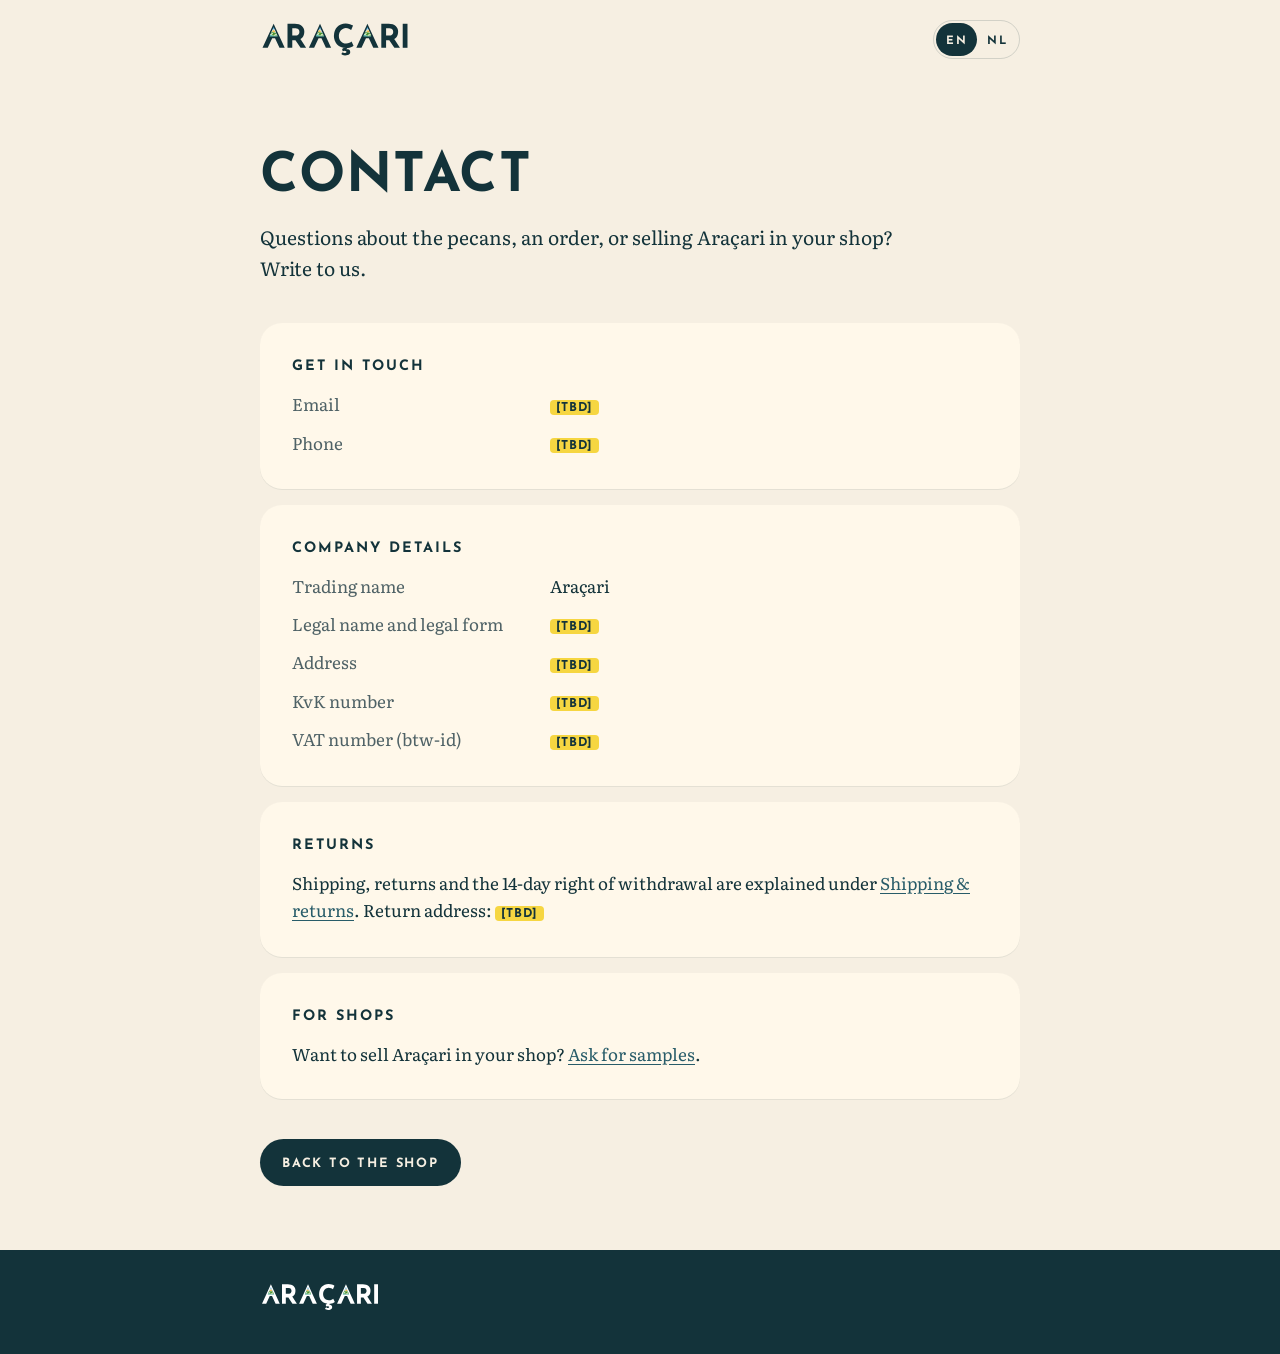
<file: public/contact/index.html>
<!doctype html>
<html lang="en">
<head>
<meta charset="utf-8">
<meta name="viewport" content="width=device-width, initial-scale=1">
<title>Contact and company details | Araçari</title>
<meta name="description" content="How to reach Araçari, and the company details of the business behind the shop.">
<meta name="theme-color" content="#f6efe2">
<link rel="icon" href="/favicon.ico" sizes="48x48">
<link rel="icon" type="image/png" href="/icon-192.png" sizes="192x192">
<link rel="apple-touch-icon" href="/apple-touch-icon.png">
<link rel="canonical" href="https://aracari.nl/contact/">
<link rel="alternate" hreflang="en" href="https://aracari.nl/contact/">
<link rel="alternate" hreflang="nl" href="https://aracari.nl/nl/contact/">
<link rel="alternate" hreflang="x-default" href="https://aracari.nl/contact/">
<meta property="og:type" content="website">
<meta property="og:site_name" content="Araçari">
<meta property="og:url" content="https://aracari.nl/contact/">
<meta property="og:title" content="Contact and company details | Araçari">
<meta property="og:description" content="How to reach Araçari, and the company details of the business behind the shop.">
<meta property="og:image" content="https://aracari.nl/icon-512.png">
<link rel="preconnect" href="https://fonts.googleapis.com">
<link rel="preconnect" href="https://fonts.gstatic.com" crossorigin>
<link rel="stylesheet" href="https://fonts.googleapis.com/css2?family=Josefin+Sans:wght@600;700&family=Literata:opsz,wght@7..72,400;7..72,600&display=swap">
<style>
:root { --ink: #13333a; --ink-2: #285c69; --cream: #f6efe2; --paper: #fff8ea; --orange: #e88028; --sun: #f6d641; --line: rgba(19,51,58,.16); --muted: #4f6266;
  --display: "Josefin Sans", system-ui, sans-serif; --body: "Literata", Georgia, serif; }
* { box-sizing: border-box; }
html { -webkit-text-size-adjust: 100%; }
body { margin: 0; background: var(--cream); color: var(--ink); font-family: var(--body); font-size: 1.0625rem; line-height: 1.6; }
a { color: var(--ink-2); text-underline-offset: .2em; }
a:hover { color: var(--ink); }
.wrap { width: min(760px, 100% - 32px); margin-inline: auto; }
.top { display: flex; align-items: center; justify-content: space-between; gap: 16px; padding-block: 20px; }
.top img { display: block; width: 150px; height: auto; }
.lang { display: flex; border: 1.5px solid var(--line); border-radius: 999px; padding: 2px; }
.lang a { font-family: var(--display); font-weight: 700; font-size: .72rem; letter-spacing: .12em; padding: 9px 10px 6px; border-radius: 999px; color: var(--ink); text-decoration: none; }
.lang a[aria-current="page"] { background: var(--ink); color: var(--cream); }
main { padding-block: clamp(32px, 7vw, 72px) 64px; }
h1 { font-family: var(--display); font-weight: 700; font-size: clamp(2.2rem, 1.6rem + 3vw, 3.4rem); line-height: 1; letter-spacing: .02em; text-transform: uppercase; margin: 0 0 16px; }
.lead { font-size: 1.2rem; margin: 0 0 40px; max-width: 34em; }
section { background: var(--paper); border-radius: 22px; padding: clamp(20px, 4vw, 32px); margin-bottom: 16px; box-shadow: 0 1px 0 rgba(19,51,58,.08); }
h2 { font-family: var(--display); font-weight: 700; font-size: .9rem; letter-spacing: .14em; text-transform: uppercase; margin: 0 0 12px; }
section p { margin: 0; }
dl { display: grid; grid-template-columns: minmax(0, 14em) minmax(0, 1fr); gap: 10px 20px; margin: 0; }
dt { color: var(--muted); }
dd { margin: 0; }
.tbd { font-family: var(--display); font-weight: 700; font-size: .72em; letter-spacing: .06em; background: var(--sun); color: var(--ink); padding: .2em .45em .05em; border-radius: 4px; }
.back { display: inline-block; margin-top: 24px; font-family: var(--display); font-weight: 700; font-size: .8rem; letter-spacing: .14em; text-transform: uppercase; background: var(--ink); color: var(--cream); text-decoration: none; padding: 15px 22px 12px; border-radius: 999px; }
.back:hover { color: var(--cream); background: var(--ink-2); }
footer { background: var(--ink); color: rgba(246,239,226,.75); font-size: .9rem; padding-block: 32px; }
footer img { width: 120px; height: auto; display: block; margin-bottom: 10px; }
:focus-visible { outline: 2px solid var(--orange); outline-offset: 3px; }
@media (max-width: 560px) { dl { grid-template-columns: minmax(0, 1fr); gap: 2px; } dd { margin-bottom: 10px; } }
</style>
</head>
<body>
<header class="wrap top">
  <a href="/" aria-label="Araçari"><img src="[data-uri]" alt="Araçari" width="150" height="38"></a>
  <nav class="lang" aria-label="Language"><a href="/contact/" hreflang="en" lang="en" aria-current="page">EN</a><a href="/nl/contact/" hreflang="nl" lang="nl">NL</a></nav>
</header>
<main class="wrap">
  <h1>Contact</h1>
  <p class="lead">Questions about the pecans, an order, or selling Araçari in your shop? Write to us.</p>
  <section>
    <h2>Get in touch</h2>
    <dl><dt>Email</dt><dd><span class="tbd">[TBD]</span></dd><dt>Phone</dt><dd><span class="tbd">[TBD]</span></dd></dl>
  </section>
  <section>
    <h2>Company details</h2>
    <dl><dt>Trading name</dt><dd>Araçari</dd><dt>Legal name and legal form</dt><dd><span class="tbd">[TBD]</span></dd><dt>Address</dt><dd><span class="tbd">[TBD]</span></dd><dt>KvK number</dt><dd><span class="tbd">[TBD]</span></dd><dt>VAT number (btw-id)</dt><dd><span class="tbd">[TBD]</span></dd></dl>
  </section>
  <section>
    <h2>Returns</h2>
    <p>Shipping, returns and the 14-day right of withdrawal are explained under <a href="/#legal-shipping">Shipping &amp; returns</a>. Return address: <span class="tbd">[TBD]</span></p>
  </section>
  <section>
    <h2>For shops</h2>
    <p>Want to sell Araçari in your shop? <a href="/#retail">Ask for samples</a>.</p>
  </section>
  <a class="back" href="/">Back to the shop</a>
</main>
<footer>
  <div class="wrap"><img src="[data-uri]" alt="Araçari" width="120" height="30"></div>
</footer>
</body>
</html>
</file>
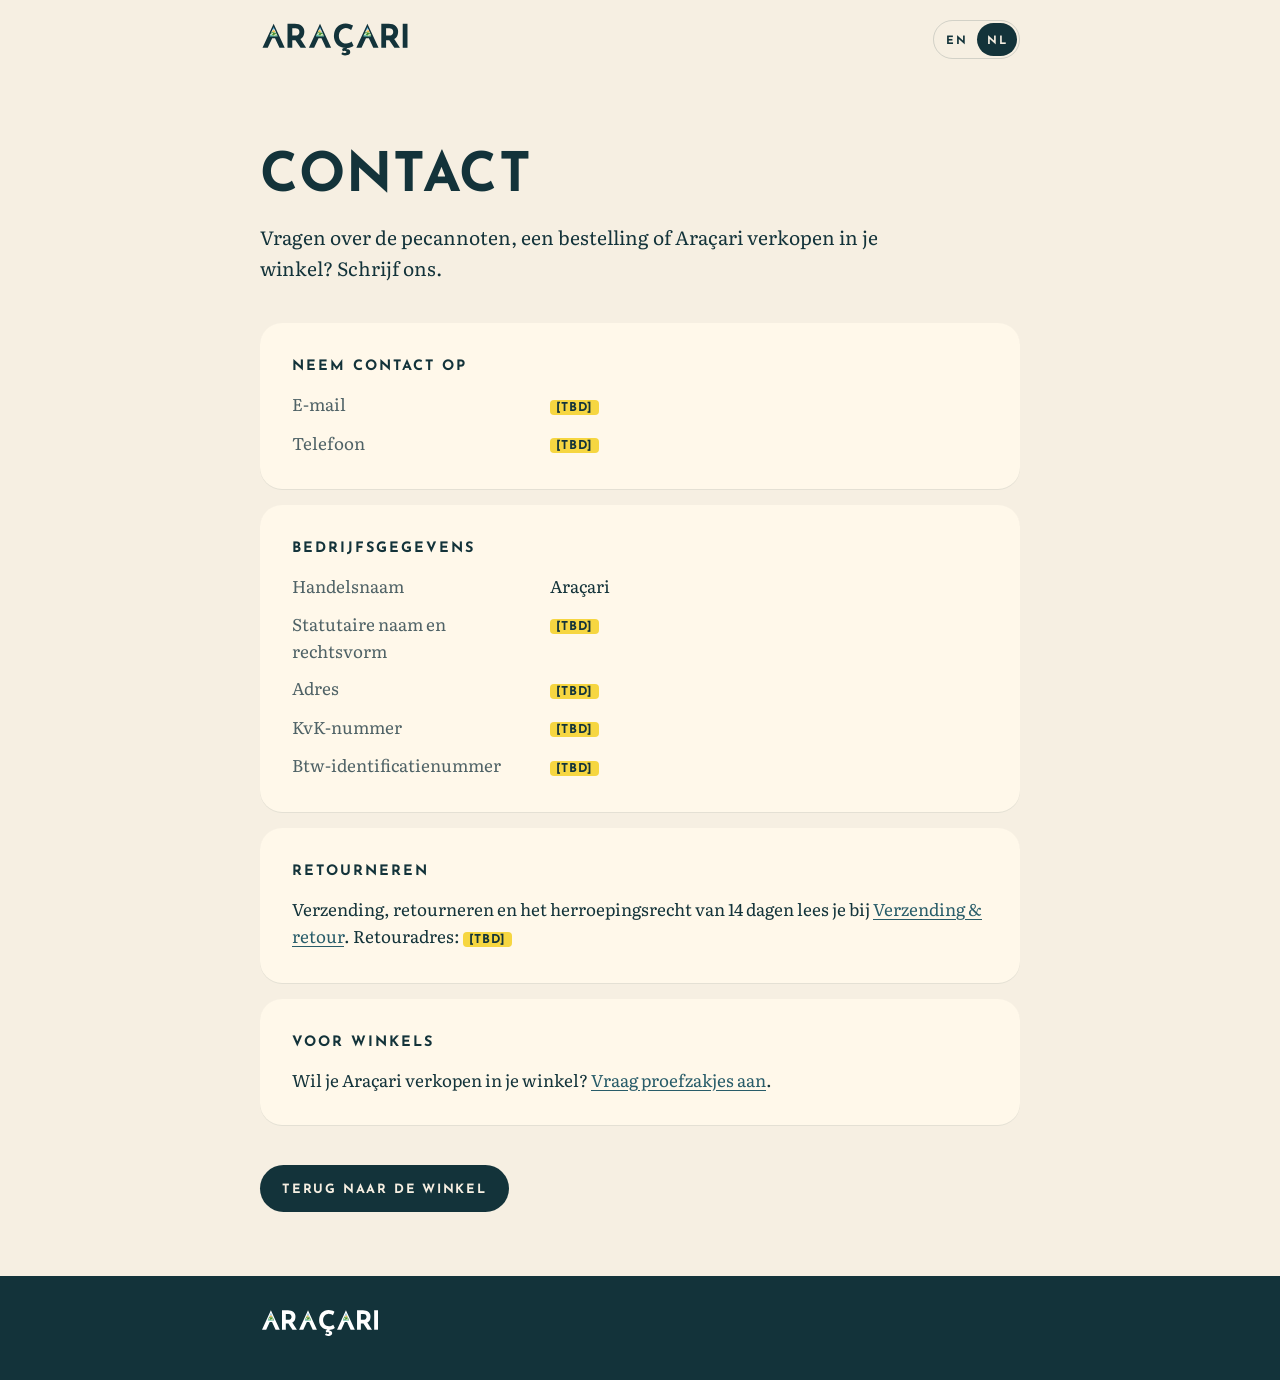
<file: public/nl/contact/index.html>
<!doctype html>
<html lang="nl">
<head>
<meta charset="utf-8">
<meta name="viewport" content="width=device-width, initial-scale=1">
<title>Contact en bedrijfsgegevens | Araçari</title>
<meta name="description" content="Zo bereik je Araçari, en de bedrijfsgegevens van het bedrijf achter de winkel.">
<meta name="theme-color" content="#f6efe2">
<link rel="icon" href="/favicon.ico" sizes="48x48">
<link rel="icon" type="image/png" href="/icon-192.png" sizes="192x192">
<link rel="apple-touch-icon" href="/apple-touch-icon.png">
<link rel="canonical" href="https://aracari.nl/nl/contact/">
<link rel="alternate" hreflang="en" href="https://aracari.nl/contact/">
<link rel="alternate" hreflang="nl" href="https://aracari.nl/nl/contact/">
<link rel="alternate" hreflang="x-default" href="https://aracari.nl/contact/">
<meta property="og:type" content="website">
<meta property="og:site_name" content="Araçari">
<meta property="og:url" content="https://aracari.nl/nl/contact/">
<meta property="og:title" content="Contact en bedrijfsgegevens | Araçari">
<meta property="og:description" content="Zo bereik je Araçari, en de bedrijfsgegevens van het bedrijf achter de winkel.">
<meta property="og:image" content="https://aracari.nl/icon-512.png">
<link rel="preconnect" href="https://fonts.googleapis.com">
<link rel="preconnect" href="https://fonts.gstatic.com" crossorigin>
<link rel="stylesheet" href="https://fonts.googleapis.com/css2?family=Josefin+Sans:wght@600;700&family=Literata:opsz,wght@7..72,400;7..72,600&display=swap">
<style>
:root { --ink: #13333a; --ink-2: #285c69; --cream: #f6efe2; --paper: #fff8ea; --orange: #e88028; --sun: #f6d641; --line: rgba(19,51,58,.16); --muted: #4f6266;
  --display: "Josefin Sans", system-ui, sans-serif; --body: "Literata", Georgia, serif; }
* { box-sizing: border-box; }
html { -webkit-text-size-adjust: 100%; }
body { margin: 0; background: var(--cream); color: var(--ink); font-family: var(--body); font-size: 1.0625rem; line-height: 1.6; }
a { color: var(--ink-2); text-underline-offset: .2em; }
a:hover { color: var(--ink); }
.wrap { width: min(760px, 100% - 32px); margin-inline: auto; }
.top { display: flex; align-items: center; justify-content: space-between; gap: 16px; padding-block: 20px; }
.top img { display: block; width: 150px; height: auto; }
.lang { display: flex; border: 1.5px solid var(--line); border-radius: 999px; padding: 2px; }
.lang a { font-family: var(--display); font-weight: 700; font-size: .72rem; letter-spacing: .12em; padding: 9px 10px 6px; border-radius: 999px; color: var(--ink); text-decoration: none; }
.lang a[aria-current="page"] { background: var(--ink); color: var(--cream); }
main { padding-block: clamp(32px, 7vw, 72px) 64px; }
h1 { font-family: var(--display); font-weight: 700; font-size: clamp(2.2rem, 1.6rem + 3vw, 3.4rem); line-height: 1; letter-spacing: .02em; text-transform: uppercase; margin: 0 0 16px; }
.lead { font-size: 1.2rem; margin: 0 0 40px; max-width: 34em; }
section { background: var(--paper); border-radius: 22px; padding: clamp(20px, 4vw, 32px); margin-bottom: 16px; box-shadow: 0 1px 0 rgba(19,51,58,.08); }
h2 { font-family: var(--display); font-weight: 700; font-size: .9rem; letter-spacing: .14em; text-transform: uppercase; margin: 0 0 12px; }
section p { margin: 0; }
dl { display: grid; grid-template-columns: minmax(0, 14em) minmax(0, 1fr); gap: 10px 20px; margin: 0; }
dt { color: var(--muted); }
dd { margin: 0; }
.tbd { font-family: var(--display); font-weight: 700; font-size: .72em; letter-spacing: .06em; background: var(--sun); color: var(--ink); padding: .2em .45em .05em; border-radius: 4px; }
.back { display: inline-block; margin-top: 24px; font-family: var(--display); font-weight: 700; font-size: .8rem; letter-spacing: .14em; text-transform: uppercase; background: var(--ink); color: var(--cream); text-decoration: none; padding: 15px 22px 12px; border-radius: 999px; }
.back:hover { color: var(--cream); background: var(--ink-2); }
footer { background: var(--ink); color: rgba(246,239,226,.75); font-size: .9rem; padding-block: 32px; }
footer img { width: 120px; height: auto; display: block; margin-bottom: 10px; }
:focus-visible { outline: 2px solid var(--orange); outline-offset: 3px; }
@media (max-width: 560px) { dl { grid-template-columns: minmax(0, 1fr); gap: 2px; } dd { margin-bottom: 10px; } }
</style>
</head>
<body>
<header class="wrap top">
  <a href="/nl/" aria-label="Araçari"><img src="[data-uri]" alt="Araçari" width="150" height="38"></a>
  <nav class="lang" aria-label="Taal"><a href="/contact/" hreflang="en" lang="en">EN</a><a href="/nl/contact/" hreflang="nl" lang="nl" aria-current="page">NL</a></nav>
</header>
<main class="wrap">
  <h1>Contact</h1>
  <p class="lead">Vragen over de pecannoten, een bestelling of Araçari verkopen in je winkel? Schrijf ons.</p>
  <section>
    <h2>Neem contact op</h2>
    <dl><dt>E-mail</dt><dd><span class="tbd">[TBD]</span></dd><dt>Telefoon</dt><dd><span class="tbd">[TBD]</span></dd></dl>
  </section>
  <section>
    <h2>Bedrijfsgegevens</h2>
    <dl><dt>Handelsnaam</dt><dd>Araçari</dd><dt>Statutaire naam en rechtsvorm</dt><dd><span class="tbd">[TBD]</span></dd><dt>Adres</dt><dd><span class="tbd">[TBD]</span></dd><dt>KvK-nummer</dt><dd><span class="tbd">[TBD]</span></dd><dt>Btw-identificatienummer</dt><dd><span class="tbd">[TBD]</span></dd></dl>
  </section>
  <section>
    <h2>Retourneren</h2>
    <p>Verzending, retourneren en het herroepingsrecht van 14 dagen lees je bij <a href="/nl/#legal-shipping">Verzending &amp; retour</a>. Retouradres: <span class="tbd">[TBD]</span></p>
  </section>
  <section>
    <h2>Voor winkels</h2>
    <p>Wil je Araçari verkopen in je winkel? <a href="/nl/#retail">Vraag proefzakjes aan</a>.</p>
  </section>
  <a class="back" href="/nl/">Terug naar de winkel</a>
</main>
<footer>
  <div class="wrap"><img src="[data-uri]" alt="Araçari" width="120" height="30"></div>
</footer>
</body>
</html>
</file>
